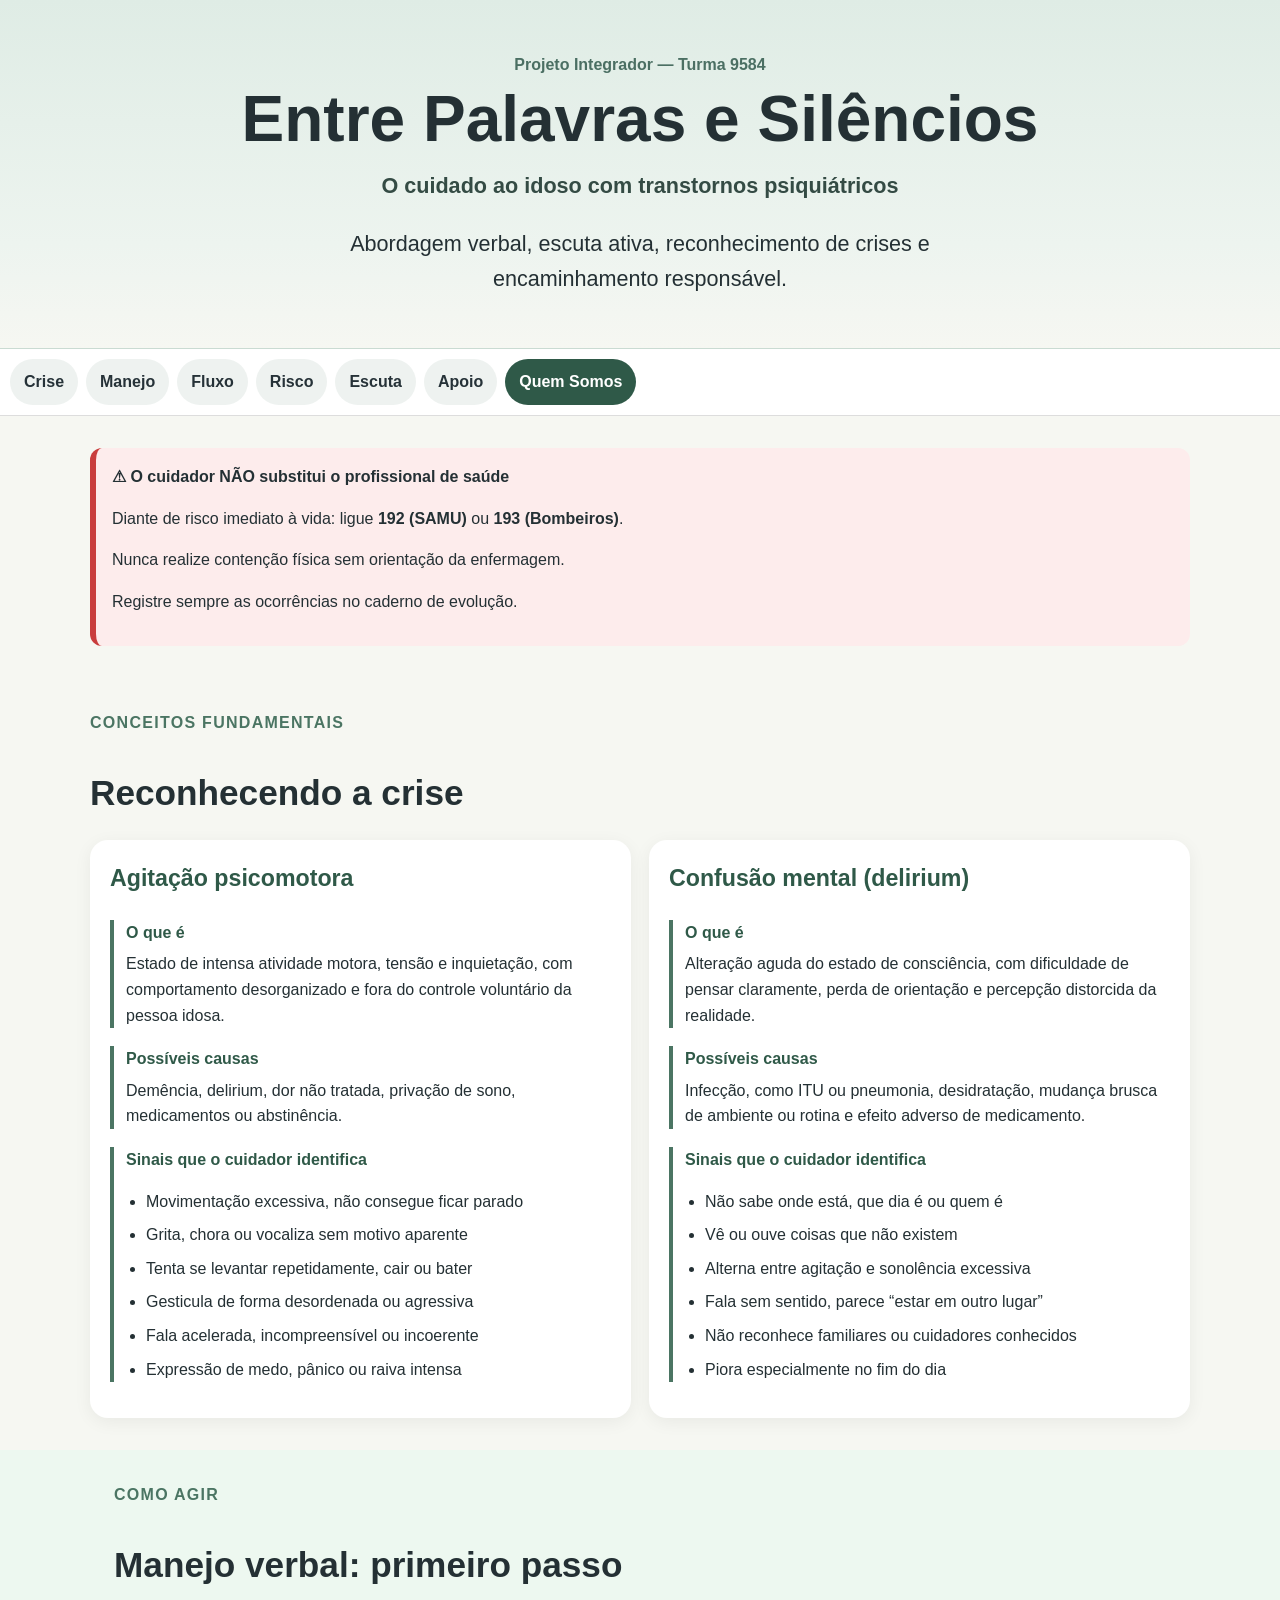
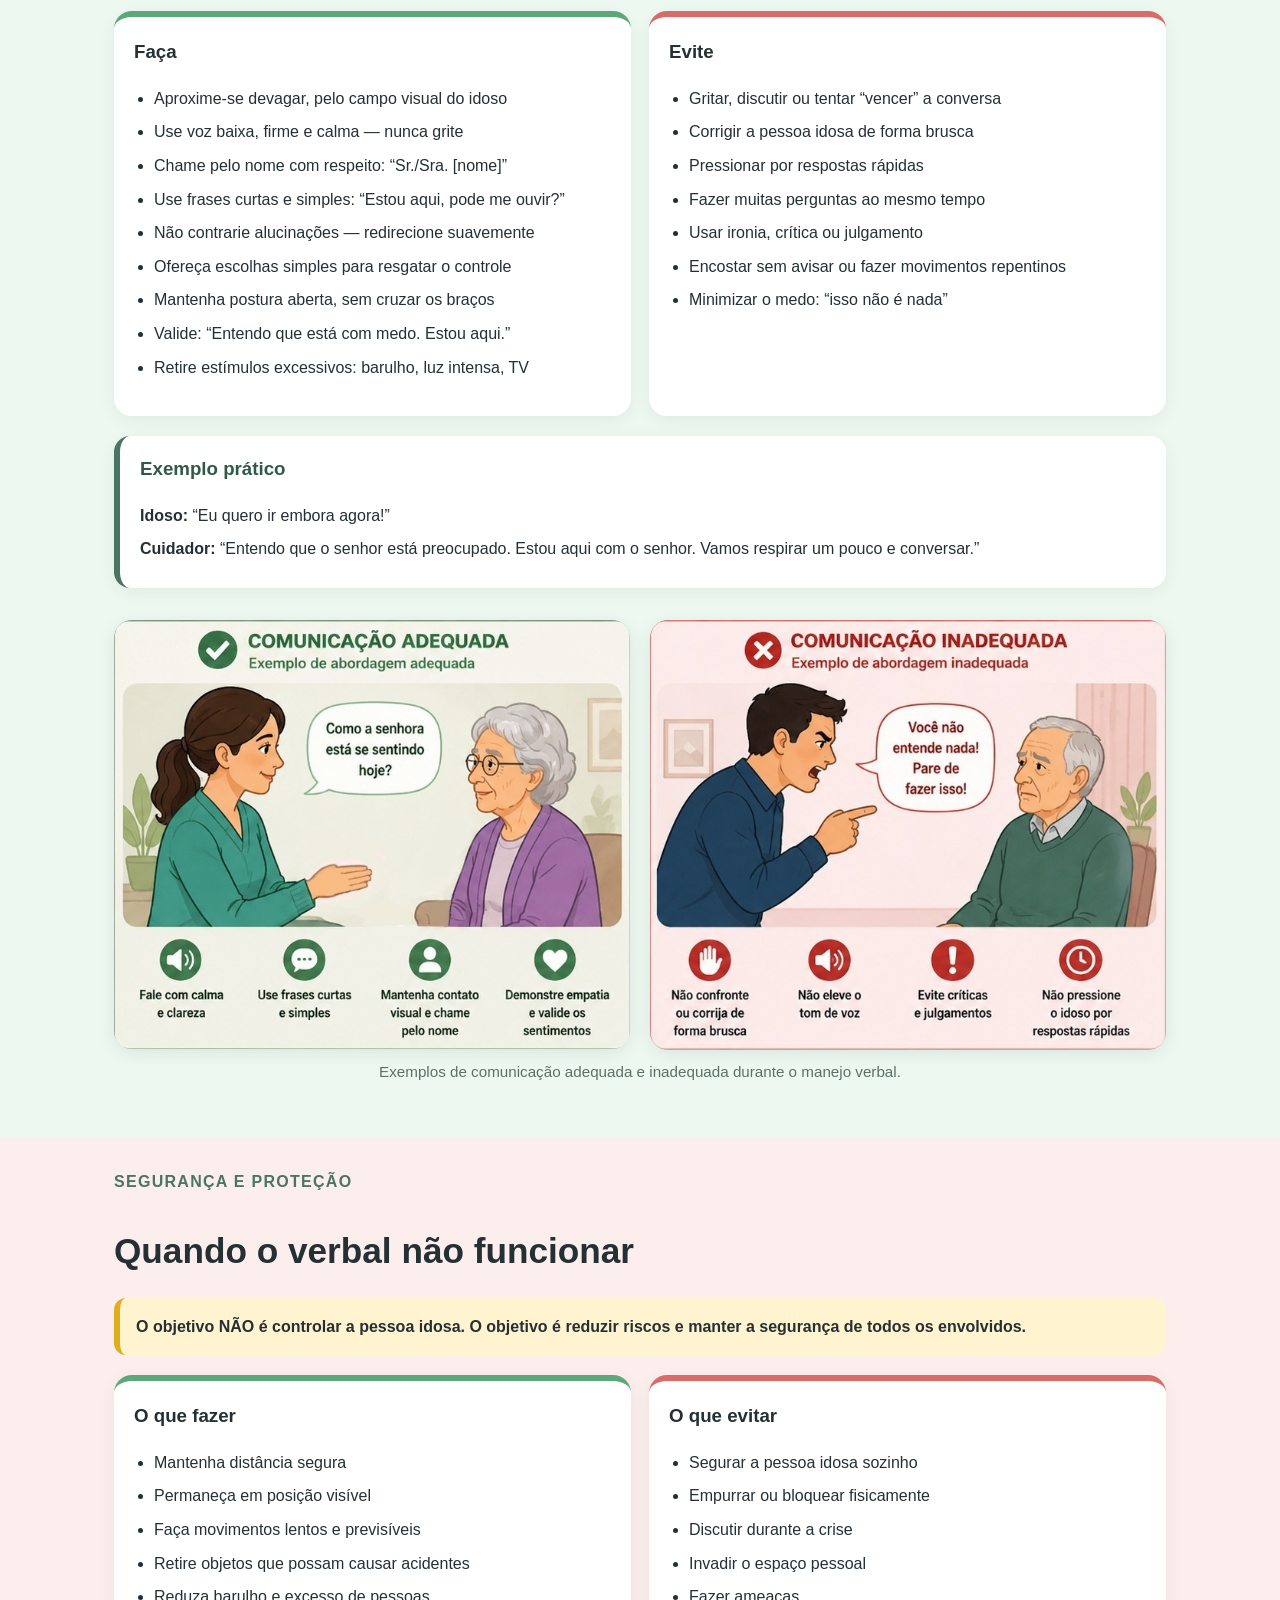
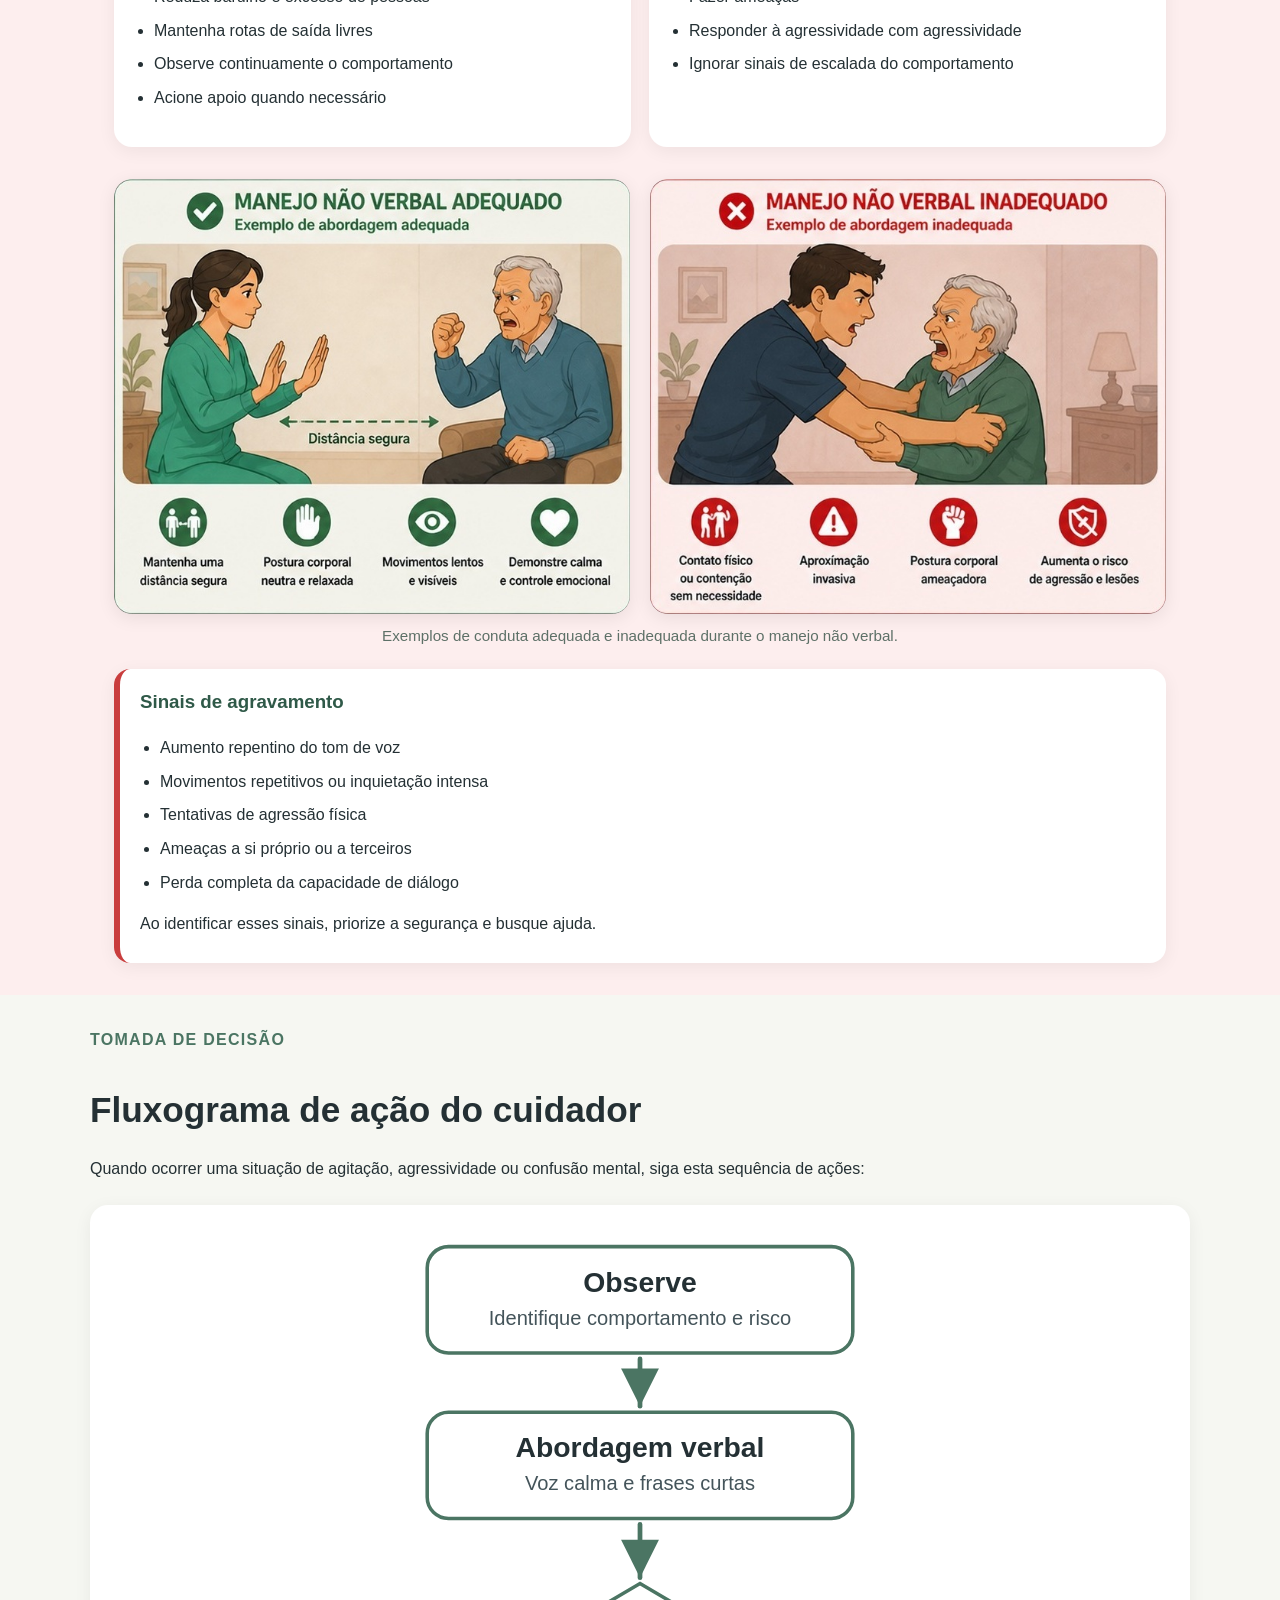
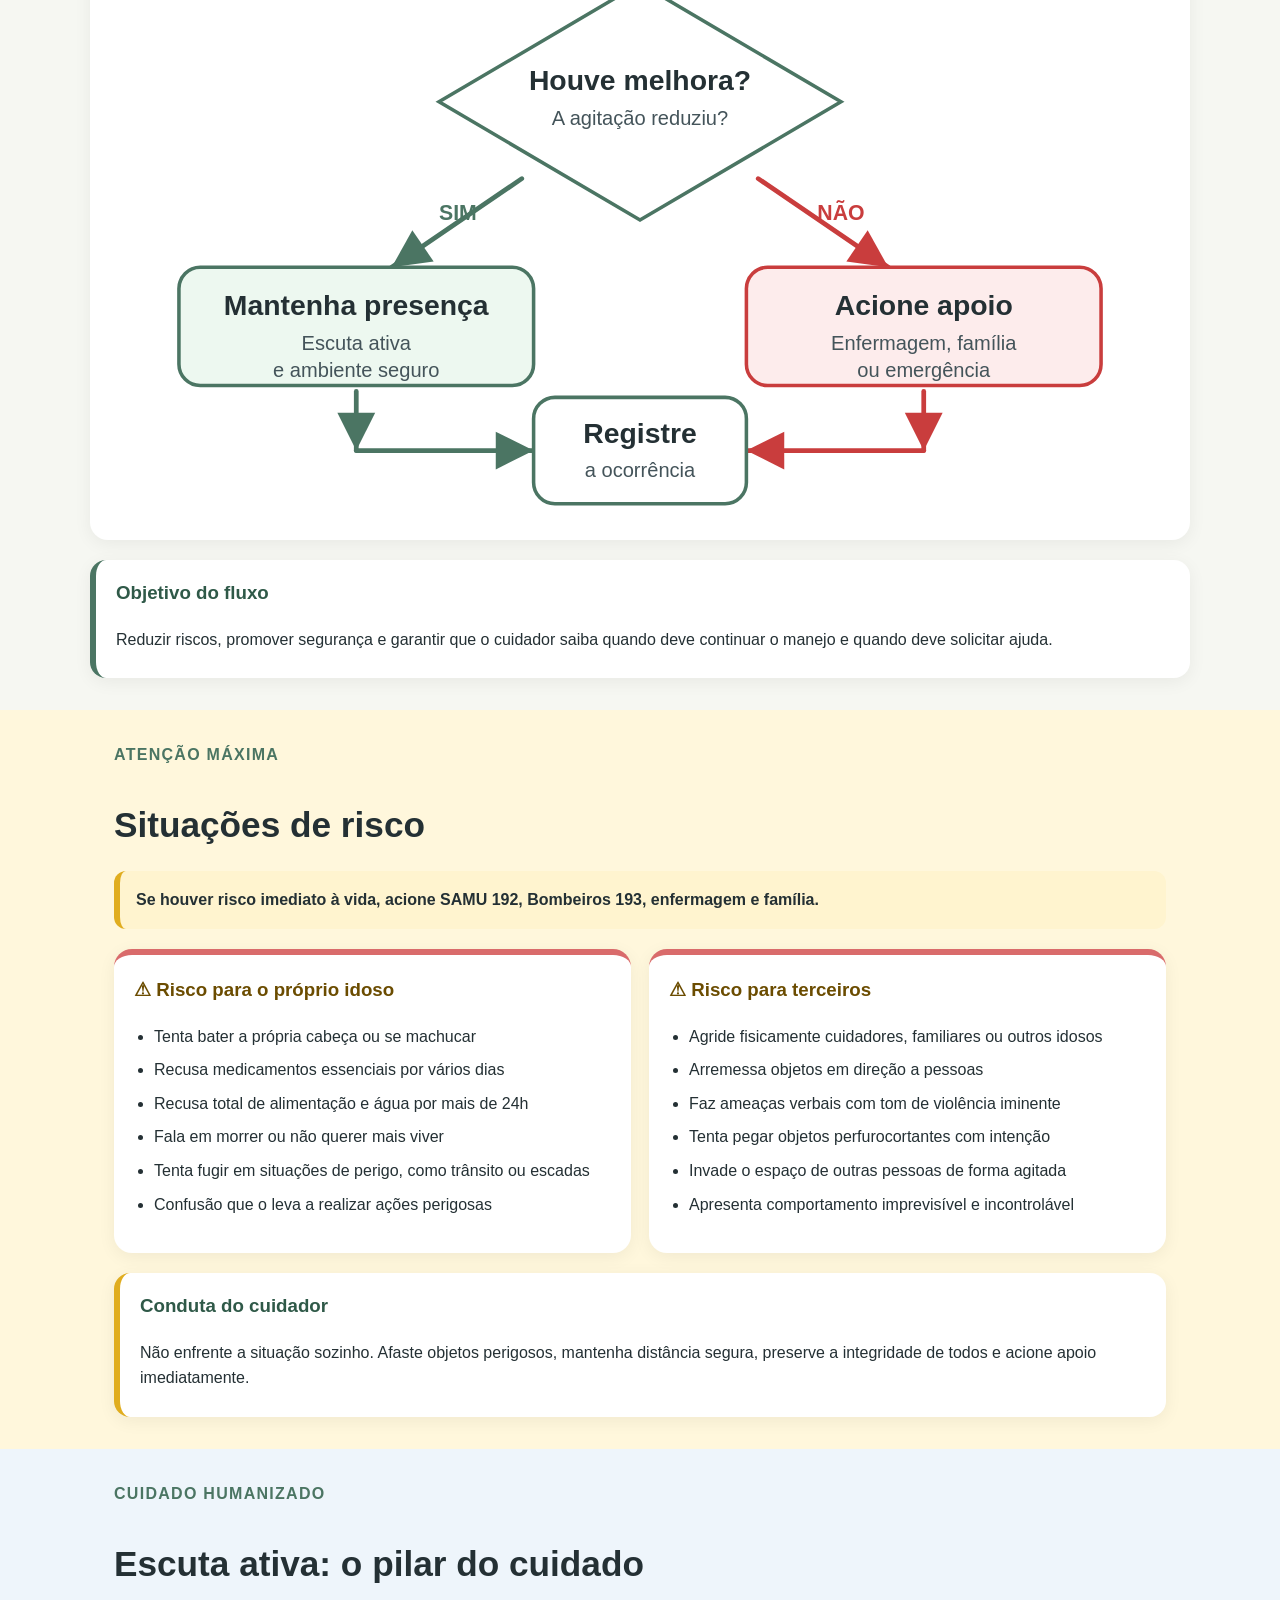
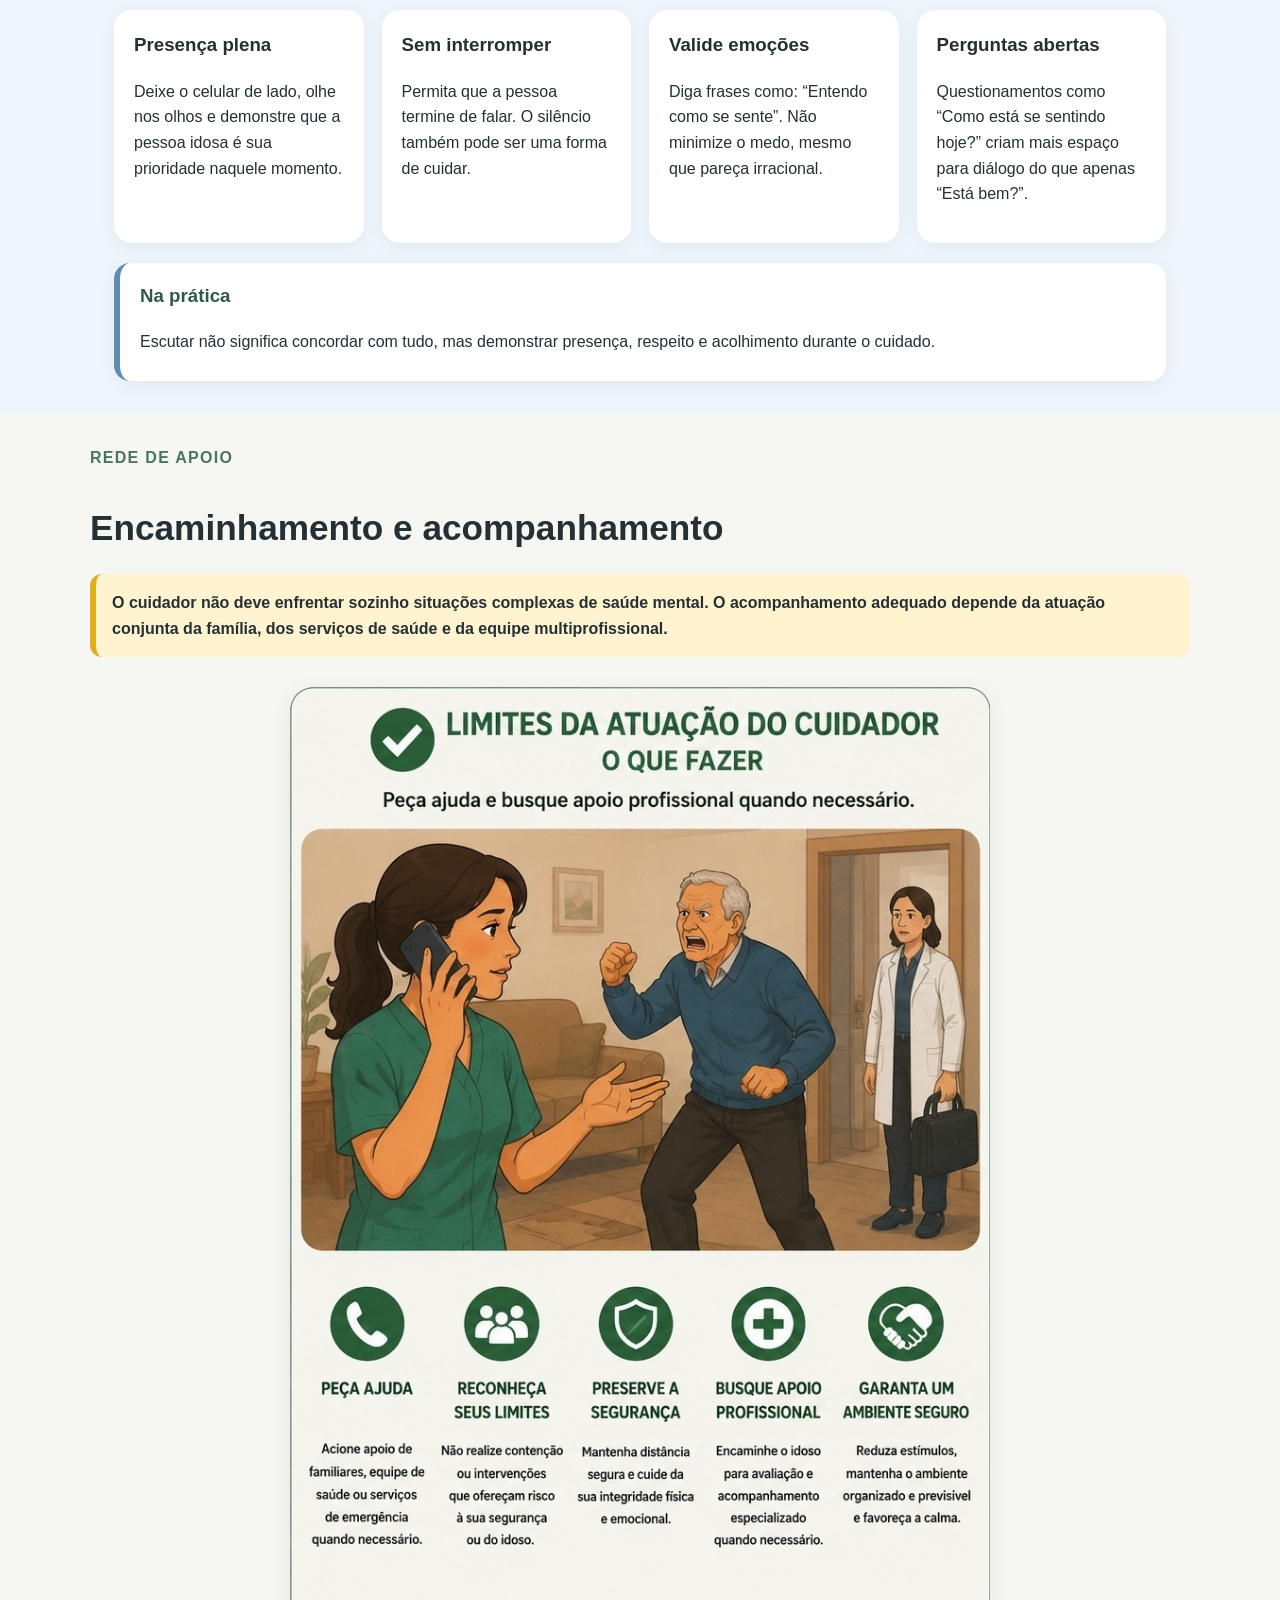
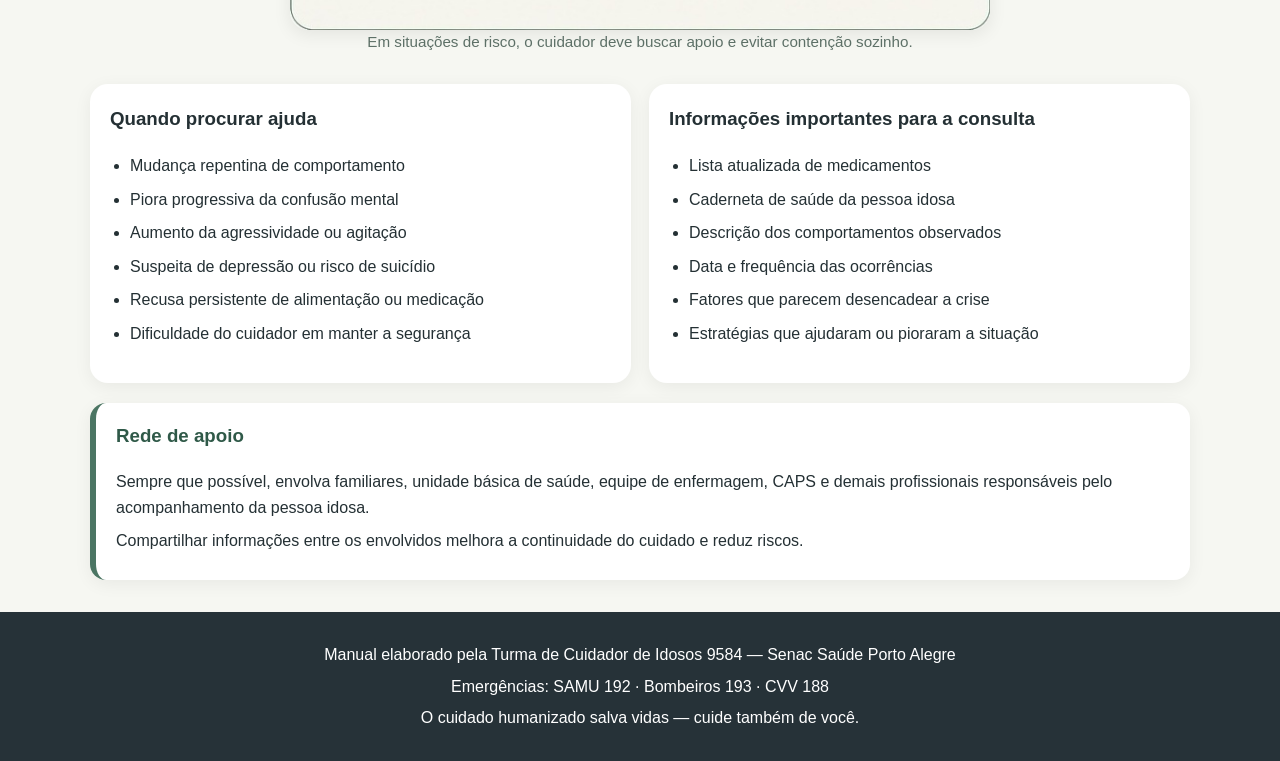
<file: index.html>
<!DOCTYPE html>
<html lang="pt-BR">
<head>
  <meta charset="UTF-8" />
  <meta name="viewport" content="width=device-width, initial-scale=1.0" />
  <title>Entre Palavras e Silêncios</title>
  <link rel="stylesheet" href="styles.css?v=2" />
</head>

<script>
  function goToMobileMenu(select) {
    var value = select.value;

    if (!value) {
      return;
    }

    window.location.href = value;

    setTimeout(function () {
      select.value = "";
    }, 100);
  }

  window.addEventListener("pageshow", function () {
    var select = document.getElementById("mobileMenu");

    if (select) {
      select.value = "";
    }
  });

  function openPhoto(img) {
    var modal = document.getElementById("photoModal");
    var modalImage = document.getElementById("modalImage");

    modalImage.src = img.src;
    modal.className = "photo-modal is-open";
  }

  function closePhoto() {
    var modal = document.getElementById("photoModal");
    modal.className = "photo-modal";
  }

  document.addEventListener("keydown", function(e) {
    if (e.key === "Escape") {
      closePhoto();
    }
  });
</script>

<body>

<header class="hero" id="inicio">
  <div class="container">
    <p class="tag">Projeto Integrador — Turma 9584</p>

    <h1>Entre Palavras e Silêncios</h1>

    <p class="subtitle strong-subtitle">
      O cuidado ao idoso com transtornos psiquiátricos
    </p>

    <p class="subtitle">
      Abordagem verbal, escuta ativa, reconhecimento de crises e encaminhamento responsável.
    </p>
  </div>
</header>

<nav class="nav">
  <a href="#crise">Crise</a>
  <a href="#manejo">Manejo</a>
  <a href="#fluxo">Fluxo</a>
  <a href="#risco">Risco</a>
  <a href="#escuta">Escuta</a>
  <a href="#apoio">Apoio</a>

  <a href="sobre.html" class="nav-about">
    Quem Somos
  </a>
</nav>

<div class="mobile-nav">
  <label for="mobileMenu">Ir para:</label>

  <select id="mobileMenu" onchange="goToMobileMenu(this)">
    <option value="">Selecione uma seção</option>
    <option value="sobre.html">👥 Quem Somos</option>
    <option value="#crise">Crise</option>
    <option value="#manejo">Manejo verbal</option>
    <option value="#nao-verbal">Segurança</option>
    <option value="#fluxo">Fluxo</option>
    <option value="#risco">Risco</option>
    <option value="#escuta">Escuta ativa</option>
    <option value="#apoio">Apoio</option>
  </select>
</div>

<main class="container">

<div class="alert emergency">
  <strong>⚠ O cuidador NÃO substitui o profissional de saúde</strong>
  <p>
    Diante de risco imediato à vida: ligue
    <strong>192 (SAMU)</strong> ou
    <strong>193 (Bombeiros)</strong>.
  </p>
  <p>
    Nunca realize contenção física sem orientação da enfermagem.
  </p>
  <p>
    Registre sempre as ocorrências no caderno de evolução.
  </p>
</div>

<section class="section" id="crise">
  <p class="section-kicker">Conceitos fundamentais</p>
  <h2>Reconhecendo a crise</h2>

  <div class="grid two">
    <article class="card crisis-card">
      <h3>Agitação psicomotora</h3>

      <div class="info-block">
        <h4>O que é</h4>
        <p>
          Estado de intensa atividade motora, tensão e inquietação, com comportamento
          desorganizado e fora do controle voluntário da pessoa idosa.
        </p>
      </div>

      <div class="info-block">
        <h4>Possíveis causas</h4>
        <p>
          Demência, delirium, dor não tratada, privação de sono, medicamentos ou abstinência.
        </p>
      </div>

      <div class="info-block">
        <h4>Sinais que o cuidador identifica</h4>
        <ul>
          <li>Movimentação excessiva, não consegue ficar parado</li>
          <li>Grita, chora ou vocaliza sem motivo aparente</li>
          <li>Tenta se levantar repetidamente, cair ou bater</li>
          <li>Gesticula de forma desordenada ou agressiva</li>
          <li>Fala acelerada, incompreensível ou incoerente</li>
          <li>Expressão de medo, pânico ou raiva intensa</li>
        </ul>
      </div>
    </article>

    <article class="card crisis-card">
      <h3>Confusão mental (delirium)</h3>

      <div class="info-block">
        <h4>O que é</h4>
        <p>
          Alteração aguda do estado de consciência, com dificuldade de pensar claramente,
          perda de orientação e percepção distorcida da realidade.
        </p>
      </div>

      <div class="info-block">
        <h4>Possíveis causas</h4>
        <p>
          Infecção, como ITU ou pneumonia, desidratação, mudança brusca de ambiente
          ou rotina e efeito adverso de medicamento.
        </p>
      </div>

      <div class="info-block">
        <h4>Sinais que o cuidador identifica</h4>
        <ul>
          <li>Não sabe onde está, que dia é ou quem é</li>
          <li>Vê ou ouve coisas que não existem</li>
          <li>Alterna entre agitação e sonolência excessiva</li>
          <li>Fala sem sentido, parece “estar em outro lugar”</li>
          <li>Não reconhece familiares ou cuidadores conhecidos</li>
          <li>Piora especialmente no fim do dia</li>
        </ul>
      </div>
    </article>
  </div>
</section>

<section class="section green" id="manejo">
  <p class="section-kicker">Como agir</p>
  <h2>Manejo verbal: primeiro passo</h2>

  <div class="do-dont">
    <article class="card good">
      <h3>Faça</h3>
      <ul>
        <li>Aproxime-se devagar, pelo campo visual do idoso</li>
        <li>Use voz baixa, firme e calma — nunca grite</li>
        <li>Chame pelo nome com respeito: “Sr./Sra. [nome]”</li>
        <li>Use frases curtas e simples: “Estou aqui, pode me ouvir?”</li>
        <li>Não contrarie alucinações — redirecione suavemente</li>
        <li>Ofereça escolhas simples para resgatar o controle</li>
        <li>Mantenha postura aberta, sem cruzar os braços</li>
        <li>Valide: “Entendo que está com medo. Estou aqui.”</li>
        <li>Retire estímulos excessivos: barulho, luz intensa, TV</li>
      </ul>
    </article>

    <article class="card bad">
      <h3>Evite</h3>
      <ul>
        <li>Gritar, discutir ou tentar “vencer” a conversa</li>
        <li>Corrigir a pessoa idosa de forma brusca</li>
        <li>Pressionar por respostas rápidas</li>
        <li>Fazer muitas perguntas ao mesmo tempo</li>
        <li>Usar ironia, crítica ou julgamento</li>
        <li>Encostar sem avisar ou fazer movimentos repentinos</li>
        <li>Minimizar o medo: “isso não é nada”</li>
      </ul>
    </article>
  </div>

  <div class="example-box">
    <h3>Exemplo prático</h3>
    <p><strong>Idoso:</strong> “Eu quero ir embora agora!”</p>
    <p><strong>Cuidador:</strong> “Entendo que o senhor está preocupado. Estou aqui com o senhor. Vamos respirar um pouco e conversar.”</p>
  </div>

  <div class="image-pair">

    <img
      src="images/manejo-verbal-1.jpg"
      alt="Exemplo de manejo verbal adequado"
      class="guide-image"
      onclick="openPhoto(this)"
    >

    <img
      src="images/manejo-verbal-2.jpg"
      alt="Exemplo de manejo verbal inadequado"
      class="guide-image"
      onclick="openPhoto(this)"
    >

  </div>

  <p class="image-caption">
    Exemplos de comunicação adequada e inadequada durante o manejo verbal.
  </p>

</section>

<section class="section red" id="nao-verbal">
  <p class="section-kicker">Segurança e proteção</p>
  <h2>Quando o verbal não funcionar</h2>

  <div class="warning-banner">
    O objetivo NÃO é controlar a pessoa idosa.
    O objetivo é reduzir riscos e manter a segurança de todos os envolvidos.
  </div>

  <div class="grid two">
    <article class="card good">
      <h3>O que fazer</h3>

      <ul>
        <li>Mantenha distância segura</li>
        <li>Permaneça em posição visível</li>
        <li>Faça movimentos lentos e previsíveis</li>
        <li>Retire objetos que possam causar acidentes</li>
        <li>Reduza barulho e excesso de pessoas</li>
        <li>Mantenha rotas de saída livres</li>
        <li>Observe continuamente o comportamento</li>
        <li>Acione apoio quando necessário</li>
      </ul>
    </article>

    <article class="card danger">
      <h3>O que evitar</h3>

      <ul>
        <li>Segurar a pessoa idosa sozinho</li>
        <li>Empurrar ou bloquear fisicamente</li>
        <li>Discutir durante a crise</li>
        <li>Invadir o espaço pessoal</li>
        <li>Fazer ameaças</li>
        <li>Responder à agressividade com agressividade</li>
        <li>Ignorar sinais de escalada do comportamento</li>
      </ul>
    </article>
  </div>

  <div class="image-pair">

    <img
      src="images/manejo-nao-verbal-1.jpg"
      alt="Exemplo de manejo não verbal adequado"
      class="guide-image"
      onclick="openPhoto(this)"
    >

    <img
      src="images/manejo-nao-verbal-2.jpg"
      alt="Exemplo de manejo não verbal inadequado"
      class="guide-image"
      onclick="openPhoto(this)"
    >

  </div>

  <p class="image-caption">
    Exemplos de conduta adequada e inadequada durante o manejo não verbal.
  </p>

  <div class="example-box danger-example">
    <h3>Sinais de agravamento</h3>

    <ul>
      <li>Aumento repentino do tom de voz</li>
      <li>Movimentos repetitivos ou inquietação intensa</li>
      <li>Tentativas de agressão física</li>
      <li>Ameaças a si próprio ou a terceiros</li>
      <li>Perda completa da capacidade de diálogo</li>
    </ul>

    <p>
      Ao identificar esses sinais, priorize a segurança e busque ajuda.
    </p>
  </div>
</section>

<section class="section" id="fluxo">
  <p class="section-kicker">Tomada de decisão</p>
  <h2>Fluxograma de ação do cuidador</h2>

  <p class="flow-intro">
    Quando ocorrer uma situação de agitação, agressividade ou confusão mental,
    siga esta sequência de ações:
  </p>

  <div class="flowchart-wrapper" aria-label="Fluxograma de ação do cuidador">
    <svg class="flowchart" viewBox="0 0 900 760" role="img" aria-labelledby="flowTitle flowDesc">
      <title id="flowTitle">Fluxograma de ação do cuidador</title>
      <desc id="flowDesc">
        Observe o comportamento, faça abordagem verbal, avalie se houve melhora,
        mantenha presença se houver melhora ou acione apoio se não houver melhora.
      </desc>

      <defs>
        <marker id="arrow" markerWidth="12" markerHeight="12" refX="10" refY="6" orient="auto">
          <path d="M2,2 L10,6 L2,10 Z" fill="#4b7563"></path>
        </marker>

        <marker id="arrow-red" markerWidth="12" markerHeight="12" refX="10" refY="6" orient="auto">
          <path d="M2,2 L10,6 L2,10 Z" fill="#c93d3d"></path>
        </marker>
      </defs>

      <!-- Etapa 1 -->
      <rect class="flow-box" x="270" y="20" width="360" height="90" rx="18"></rect>
      <text class="flow-title center" x="450" y="58">Observe</text>
      <text class="flow-text center" x="450" y="86">Identifique comportamento e risco</text>

      <line class="flow-line" x1="450" y1="115" x2="450" y2="155"></line>

      <!-- Etapa 2 -->
      <rect class="flow-box" x="270" y="160" width="360" height="90" rx="18"></rect>
      <text class="flow-title center" x="450" y="198">Abordagem verbal</text>
      <text class="flow-text center" x="450" y="226">Voz calma e frases curtas</text>

      <line class="flow-line" x1="450" y1="255" x2="450" y2="300"></line>

      <!-- Decisão -->
      <polygon class="flow-decision" points="450,305 620,405 450,505 280,405"></polygon>
      <text class="flow-title center" x="450" y="395">Houve melhora?</text>
      <text class="flow-text center" x="450" y="425">A agitação reduziu?</text>

      <!-- Ramificação sim -->
      <line class="flow-line" x1="350" y1="470" x2="240" y2="545"></line>
      <text class="flow-label" x="280" y="505">SIM</text>

      <rect class="flow-box success" x="60" y="545" width="300" height="100" rx="18"></rect>
      <text class="flow-title center" x="210" y="585">Mantenha presença</text>
      <text class="flow-text center" x="210" y="615">Escuta ativa</text>
      <text class="flow-text center" x="210" y="638">e ambiente seguro</text>

      <!-- Ramificação não -->
      <line class="flow-line danger-line" x1="550" y1="470" x2="660" y2="545"></line>
      <text class="flow-label danger-label" x="600" y="505">NÃO</text>

      <rect class="flow-box danger-box" x="540" y="545" width="300" height="100" rx="18"></rect>
      <text class="flow-title center" x="690" y="585">Acione apoio</text>
      <text class="flow-text center" x="690" y="615">Enfermagem, família</text>
      <text class="flow-text center" x="690" y="638">ou emergência</text>

      <!-- Convergência limpa -->
      <line class="flow-line" x1="210" y1="650" x2="210" y2="700"></line>
      <line class="flow-line" x1="210" y1="700" x2="360" y2="700"></line>

      <line class="flow-line danger-line" x1="690" y1="650" x2="690" y2="700"></line>
      <line class="flow-line danger-line" x1="690" y1="700" x2="540" y2="700"></line>

      <!-- Registro -->
      <rect class="flow-box" x="360" y="655" width="180" height="90" rx="18"></rect>
      <text class="flow-title center" x="450" y="694">Registre</text>
      <text class="flow-text center" x="450" y="722">a ocorrência</text>
    </svg>
  </div>

  <div class="example-box">
    <h3>Objetivo do fluxo</h3>
    <p>
      Reduzir riscos, promover segurança e garantir que o cuidador saiba
      quando deve continuar o manejo e quando deve solicitar ajuda.
    </p>
  </div>
</section>

<section class="section yellow" id="risco">
  <p class="section-kicker">Atenção máxima</p>
  <h2>Situações de risco</h2>

  <div class="warning-banner">
    Se houver risco imediato à vida, acione <strong>SAMU 192</strong>,
    <strong>Bombeiros 193</strong>, enfermagem e família.
  </div>

  <div class="grid two risk-grid">
    <article class="card risk-card danger">
      <h3>⚠ Risco para o próprio idoso</h3>
      <ul>
        <li>Tenta bater a própria cabeça ou se machucar</li>
        <li>Recusa medicamentos essenciais por vários dias</li>
        <li>Recusa total de alimentação e água por mais de 24h</li>
        <li>Fala em morrer ou não querer mais viver</li>
        <li>Tenta fugir em situações de perigo, como trânsito ou escadas</li>
        <li>Confusão que o leva a realizar ações perigosas</li>
      </ul>
    </article>

    <article class="card risk-card danger">
      <h3>⚠ Risco para terceiros</h3>
      <ul>
        <li>Agride fisicamente cuidadores, familiares ou outros idosos</li>
        <li>Arremessa objetos em direção a pessoas</li>
        <li>Faz ameaças verbais com tom de violência iminente</li>
        <li>Tenta pegar objetos perfurocortantes com intenção</li>
        <li>Invade o espaço de outras pessoas de forma agitada</li>
        <li>Apresenta comportamento imprevisível e incontrolável</li>
      </ul>
    </article>
  </div>

  <div class="example-box risk-example">
    <h3>Conduta do cuidador</h3>
    <p>
      Não enfrente a situação sozinho. Afaste objetos perigosos, mantenha distância segura,
      preserve a integridade de todos e acione apoio imediatamente.
    </p>
  </div>
</section>

<section class="section blue" id="escuta">
  <p class="section-kicker">Cuidado humanizado</p>
  <h2>Escuta ativa: o pilar do cuidado</h2>

  <div class="grid four">
    <article class="mini-card">
      <h3>Presença plena</h3>
      <p>
        Deixe o celular de lado, olhe nos olhos e demonstre que a pessoa idosa
        é sua prioridade naquele momento.
      </p>
    </article>

    <article class="mini-card">
      <h3>Sem interromper</h3>
      <p>
        Permita que a pessoa termine de falar. O silêncio também pode ser
        uma forma de cuidar.
      </p>
    </article>

    <article class="mini-card">
      <h3>Valide emoções</h3>
      <p>
        Diga frases como: “Entendo como se sente”. Não minimize o medo,
        mesmo que pareça irracional.
      </p>
    </article>

    <article class="mini-card">
      <h3>Perguntas abertas</h3>
      <p>
        Questionamentos como “Como está se sentindo hoje?” criam mais espaço
        para diálogo do que apenas “Está bem?”.
      </p>
    </article>
  </div>

  <div class="example-box listening-example">
    <h3>Na prática</h3>
    <p>
      Escutar não significa concordar com tudo, mas demonstrar presença,
      respeito e acolhimento durante o cuidado.
    </p>
  </div>
</section>

<section class="section" id="apoio">
  <p class="section-kicker">Rede de apoio</p>
  <h2>Encaminhamento e acompanhamento</h2>

  <div class="warning-banner">
      O cuidador não deve enfrentar sozinho situações complexas de saúde mental.
      O acompanhamento adequado depende da atuação conjunta da família,
      dos serviços de saúde e da equipe multiprofissional.
  </div>

  <div class="image-single">
    <img
      src="images/limites-cuidado.jpg"
      alt="Limites da atuação do cuidador em situações de risco"
      class="guide-image"
      onclick="openPhoto(this)"
    >
    <p class="image-caption">
      Em situações de risco, o cuidador deve buscar apoio e evitar contenção sozinho.
    </p>
  </div>

  <div class="grid two">
    <article class="card">
      <h3>Quando procurar ajuda</h3>

      <ul>
        <li>Mudança repentina de comportamento</li>
        <li>Piora progressiva da confusão mental</li>
        <li>Aumento da agressividade ou agitação</li>
        <li>Suspeita de depressão ou risco de suicídio</li>
        <li>Recusa persistente de alimentação ou medicação</li>
        <li>Dificuldade do cuidador em manter a segurança</li>
      </ul>
    </article>

    <article class="card">
      <h3>Informações importantes para a consulta</h3>

      <ul>
        <li>Lista atualizada de medicamentos</li>
        <li>Caderneta de saúde da pessoa idosa</li>
        <li>Descrição dos comportamentos observados</li>
        <li>Data e frequência das ocorrências</li>
        <li>Fatores que parecem desencadear a crise</li>
        <li>Estratégias que ajudaram ou pioraram a situação</li>
      </ul>
    </article>
  </div>

  <div class="example-box">
    <h3>Rede de apoio</h3>

    <p>
      Sempre que possível, envolva familiares, unidade básica de saúde,
      equipe de enfermagem, CAPS e demais profissionais responsáveis
      pelo acompanhamento da pessoa idosa.
    </p>

    <p>
      Compartilhar informações entre os envolvidos melhora a continuidade
      do cuidado e reduz riscos.
    </p>
  </div>
</section>

</main>

<footer>
  <p>
    Manual elaborado pela Turma de Cuidador de Idosos 9584 —
    Senac Saúde Porto Alegre
  </p>
  <p>
    Emergências: SAMU 192 · Bombeiros 193 · CVV 188
  </p>
  <p>
    O cuidado humanizado salva vidas — cuide também de você.
  </p>
</footer>

<div id="photoModal" class="photo-modal" onclick="closePhoto()">
  <img id="modalImage" class="modal-image" alt="Imagem ampliada">
</div>

</body>
</html>
</file>
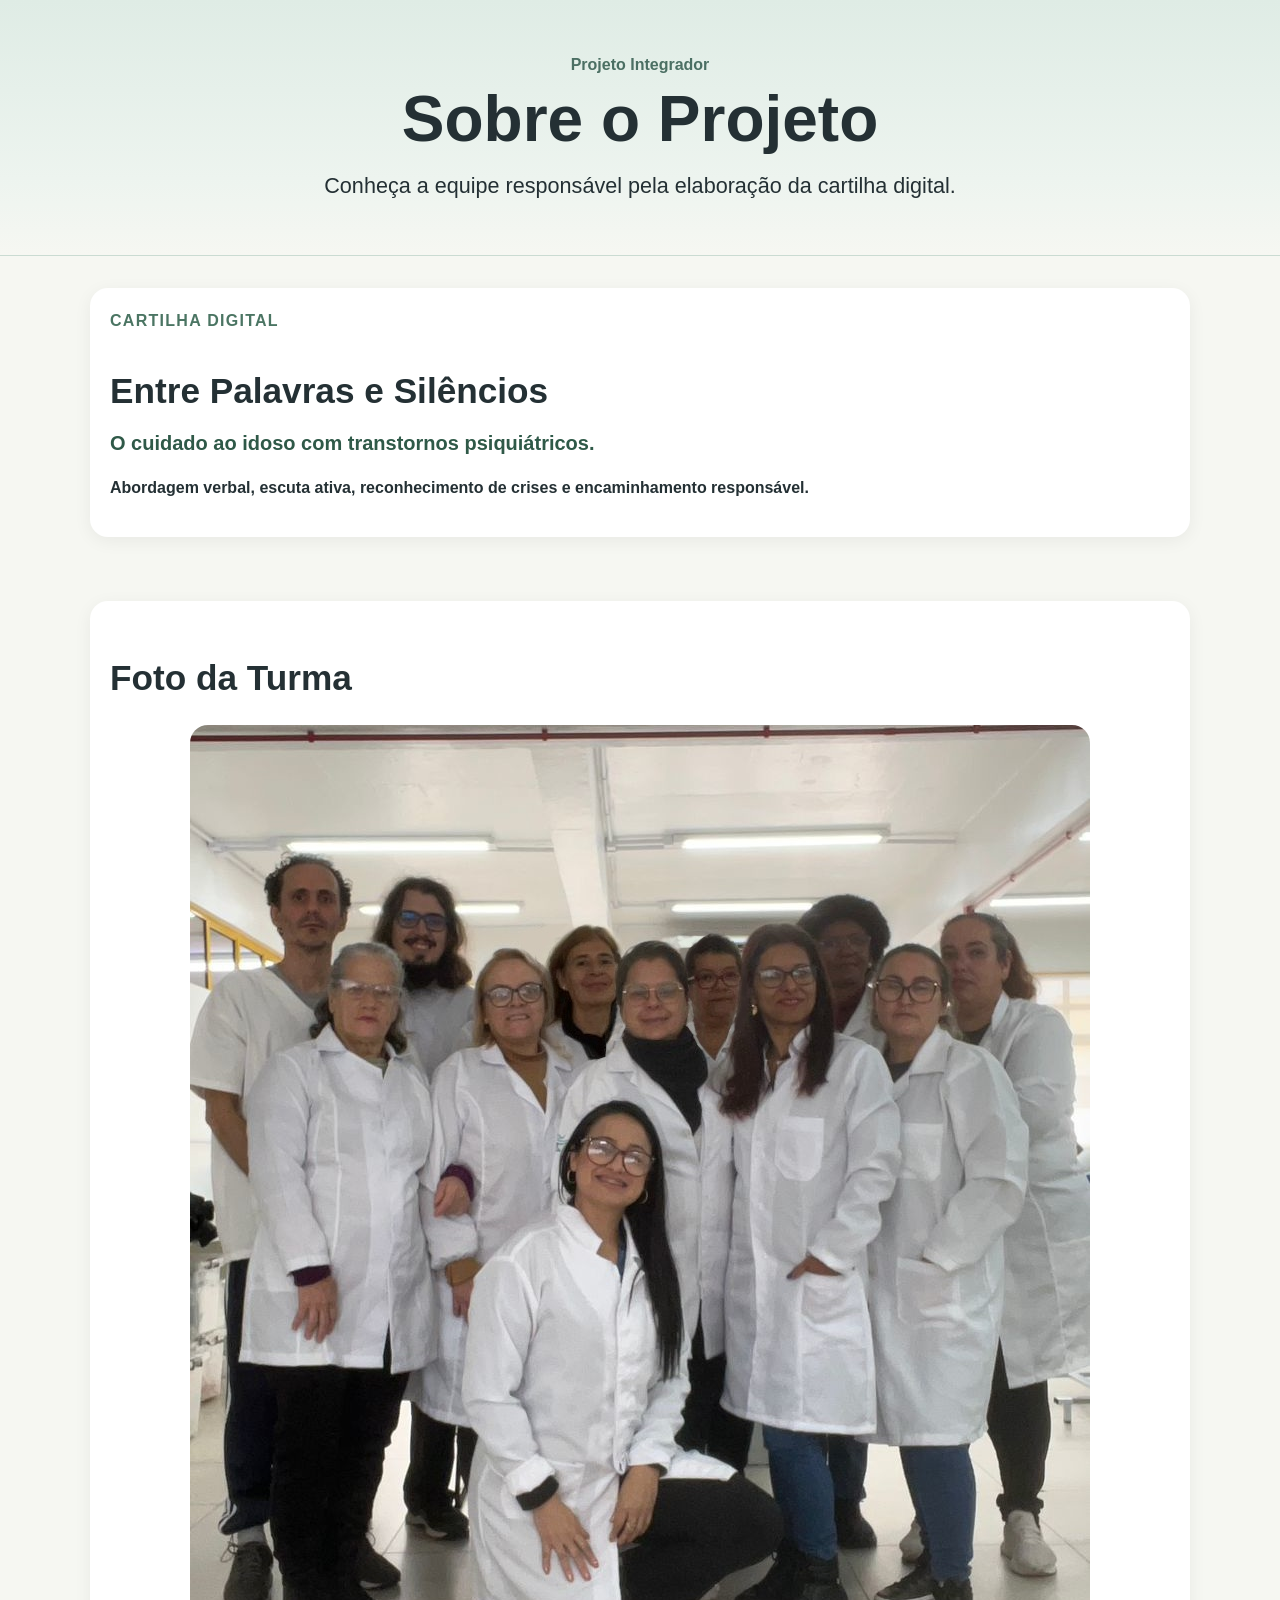
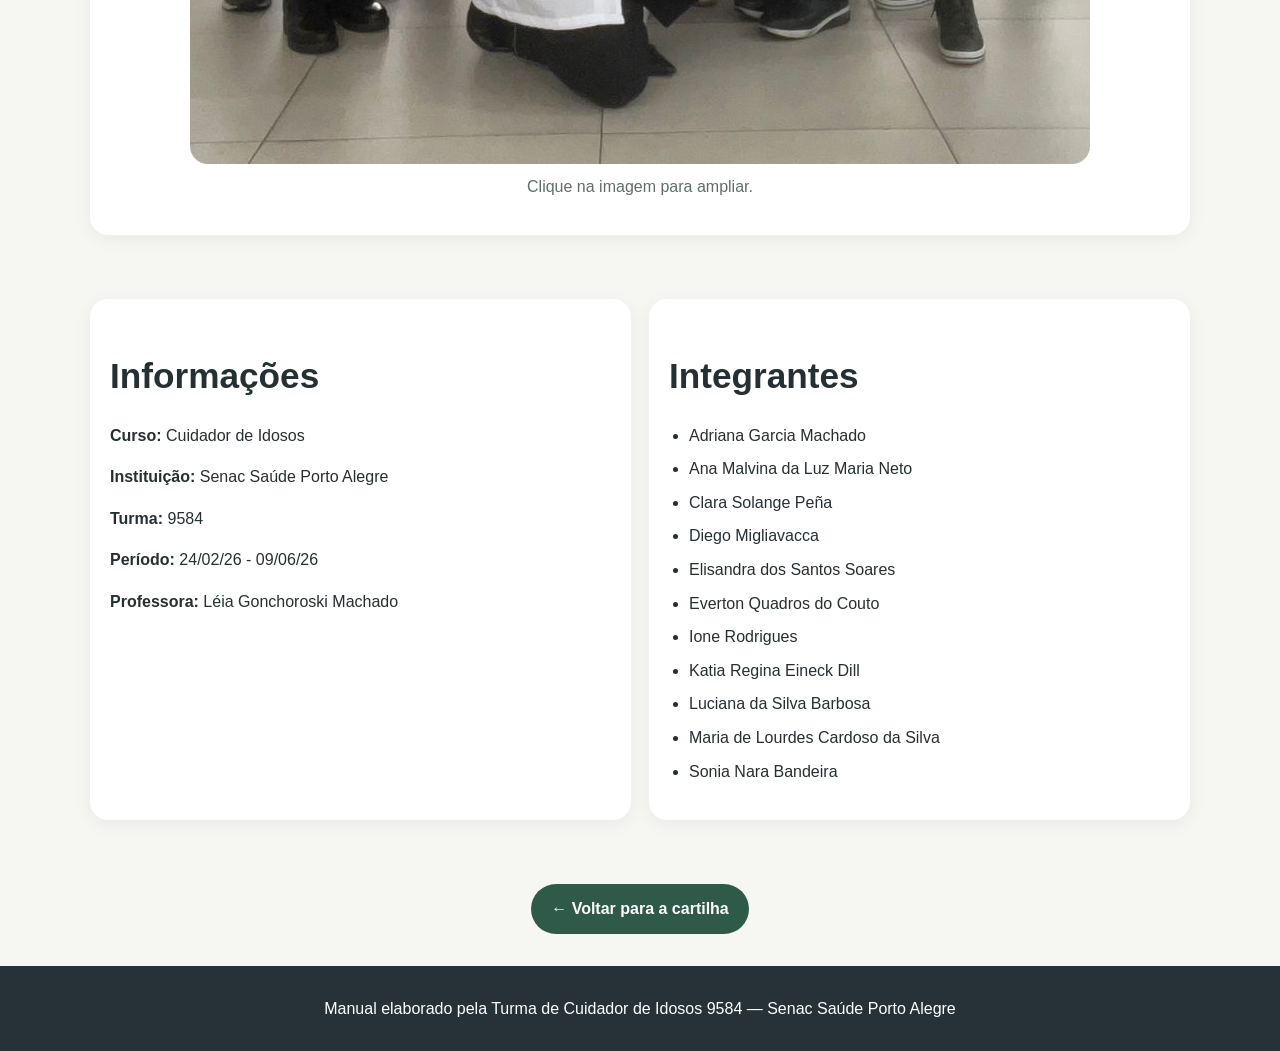
<file: sobre.html>
<!DOCTYPE html>
<html lang="pt-BR">
<head>
  <meta charset="UTF-8">
  <meta name="viewport" content="width=device-width, initial-scale=1.0">
  <title>Sobre o Projeto</title>
  <link rel="stylesheet" href="styles.css?v=2">
</head>

<script>
    function openPhoto(img) {
    var modal = document.getElementById("photoModal");
    var modalImage = document.getElementById("modalImage");

    modalImage.src = img.src;
    modal.className = "photo-modal is-open";
    }

    function closePhoto() {
    var modal = document.getElementById("photoModal");
    modal.className = "photo-modal";
    }

    document.addEventListener("keydown", function(e) {
    if (e.key === "Escape") {
        closePhoto();
    }
    });
</script>

<body>

<header class="hero">
  <div class="container">
    <p class="tag">Projeto Integrador</p>

    <h1>Sobre o Projeto</h1>

    <p class="subtitle">
      Conheça a equipe responsável pela elaboração da cartilha digital.
    </p>
  </div>
</header>

<main class="container">

  <section class="section">

    <div class="card project-card">
    <p class="section-kicker">Cartilha digital</p>

    <h2>Entre Palavras e Silêncios</h2>

    <p class="project-subtitle">
        O cuidado ao idoso com transtornos psiquiátricos.
    </p>

    <p>
        <strong>
        Abordagem verbal, escuta ativa, reconhecimento de crises e encaminhamento responsável.
        </strong>
    </p>
    </div>

  </section>

  <section class="section">

    <div class="card">
        <h2>Foto da Turma</h2>

        <img
            src="images/quem_somos.jpg"
            alt="Turma 9584"
            class="team-photo"
            onclick="openPhoto(this)"
        >

        <p class="photo-caption">
            Clique na imagem para ampliar.
        </p>
    </div>

  </section>

  <section class="section">

    <div class="grid two">

      <div class="card">

        <h2>Informações</h2>

        <p><strong>Curso:</strong> Cuidador de Idosos</p>

        <p><strong>Instituição:</strong> Senac Saúde Porto Alegre</p>

        <p><strong>Turma:</strong> 9584</p>

        <p><strong>Período:</strong> 24/02/26 - 09/06/26</p>

        <p><strong>Professora:</strong> Léia Gonchoroski Machado</p>

      </div>

      <div class="card">

        <h2>Integrantes</h2>

        <ul>
          <li>Adriana Garcia Machado</li>

          <li>Ana Malvina da Luz Maria Neto</li>

          <li>Clara Solange Peña</li>
          
          <li>Diego Migliavacca</li>

          <li>Elisandra dos Santos Soares</li>

          <li>Everton Quadros do Couto</li>

          <li>Ione Rodrigues</li>

          <li>Katia Regina Eineck Dill</li>

          <li>Luciana da Silva Barbosa</li>

          <li>Maria de Lourdes Cardoso da Silva</li>

          <li>Sonia Nara Bandeira</li>
        </ul>

      </div>

    </div>

  </section>

  <section class="section about">
    <a class="back-button" href="index.html">
      ← Voltar para a cartilha
    </a>
  </section>

</main>

<footer>
  <p>
    Manual elaborado pela Turma de Cuidador de Idosos 9584 —
    Senac Saúde Porto Alegre
  </p>
</footer>

<div id="photoModal" class="photo-modal" onclick="closePhoto()">
  <img id="modalImage" class="modal-image" alt="Foto ampliada">
</div>

</body>
</html>
</file>
<file: styles.css>
* {
  box-sizing: border-box;
}

:root {
  --bg: #f6f7f2;
  --text: #243034;

  --green-dark: #2f5948;
  --green: #4b7563;
  --green-light: #e8f1ec;

  --warning-bg: #fff4cf;
  --warning-border: #e0ad1f;

  --danger-bg: #fdecec;
  --danger-border: #c93d3d;

  --card: #ffffff;
}

html {
  scroll-behavior: smooth;
}

body {
  margin: 0;
  font-family: Arial, Helvetica, sans-serif;
  color: var(--text);
  background: var(--bg);
  line-height: 1.6;
}

.container {
  width: min(1100px, 92%);
  margin: 0 auto;
}

.hero {
  background: linear-gradient(
    180deg,
    #dfece5 0%,
    #edf4ef 70%,
    #f6f7f2 100%
  );
  padding: 36px 0 28px;
  text-align: center;
  border-bottom: 1px solid #cadbd2;
}

.tag {
  font-weight: bold;
  color: #4b6f63;
  margin-bottom: 8px;
}

h1 {
  font-size: clamp(2rem, 6vw, 4rem);
  line-height: 1.05;
  margin: 0 0 16px;
}

.subtitle {
  font-size: clamp(1rem, 3vw, 1.35rem);
  max-width: 720px;
  margin: 0 auto 24px;
}

.alert {
  background: #fff8d6;
  border-left: 6px solid #f1c232;
  padding: 16px;
  border-radius: 12px;
  text-align: left;
  max-width: 820px;
  margin: 0 auto;
}

.alert.strong {
  margin-top: 20px;
  font-size: 1.1rem;
}

.nav {
  position: sticky;
  top: 0;
  z-index: 10;
  background: #ffffff;
  border-bottom: 1px solid #ddd;
  display: flex;
  gap: 8px;
  padding: 10px;
  overflow-x: auto;
  justify-content: flex-start;
}

.nav a {
  color: #263238;
  text-decoration: none;
  background: #eef2f0;
  padding: 10px 14px;
  border-radius: 999px;
  white-space: nowrap;
  font-weight: bold;
}

.section {
  padding: 32px 0;
}

.section h2 {
  font-size: clamp(1.5rem, 4vw, 2.2rem);
  margin-bottom: 18px;
}

.green {
  background: #edf8f0;
  margin-left: calc(50% - 50vw);
  margin-right: calc(50% - 50vw);
  padding-left: 4%;
  padding-right: 4%;
}

.red {
  background: #fdeeee;
  margin-left: calc(50% - 50vw);
  margin-right: calc(50% - 50vw);
  padding-left: 4%;
  padding-right: 4%;
}

.yellow {
  background: #fff7dc;
  margin-left: calc(50% - 50vw);
  margin-right: calc(50% - 50vw);
  padding-left: 4%;
  padding-right: 4%;
}

.blue {
  background: #eef5fb;
  margin-left: calc(50% - 50vw);
  margin-right: calc(50% - 50vw);
  padding-left: 4%;
  padding-right: 4%;
}

.grid {
  display: grid;
  gap: 18px;
}

.grid.two {
  grid-template-columns: repeat(2, minmax(0, 1fr));
}

.grid.four {
  grid-template-columns: repeat(4, minmax(0, 1fr));
}

.do-dont {
  display: grid;
  grid-template-columns: repeat(2, minmax(0, 1fr));
  gap: 18px;
}

.card,
.mini-card {
  background: #ffffff;
  border-radius: 18px;
  padding: 20px;
  box-shadow: 0 4px 18px rgba(0, 0, 0, 0.06);
}

.card h3,
.mini-card h3 {
  margin-top: 0;
}

.good {
  border-top: 6px solid #5ca878;
}

.bad,
.danger {
  border-top: 6px solid #d96b6b;
}

ul {
  padding-left: 20px;
}

li {
  margin-bottom: 8px;
}

.steps {
  display: grid;
  gap: 14px;
}

.steps div {
  display: flex;
  align-items: center;
  gap: 14px;
  background: white;
  border-radius: 16px;
  padding: 16px;
  box-shadow: 0 4px 18px rgba(0,0,0,0.05);
}

.steps strong {
  display: grid;
  place-items: center;
  min-width: 42px;
  height: 42px;
  border-radius: 50%;
  background: #4b6f63;
  color: white;
}

.checklist {
  background: white;
  border-radius: 18px;
  padding: 20px 20px 20px 40px;
  box-shadow: 0 4px 18px rgba(0,0,0,0.06);
}

.about {
  text-align: center;
}

footer {
  background: #263238;
  color: white;
  text-align: center;
  padding: 24px 12px;
}

footer p {
  margin: 6px 0;
}

.mobile-nav {
  display: none;
}

@media (max-width: 760px) {
  .grid.two,
  .grid.four,
  .do-dont {
    grid-template-columns: 1fr;
  }

  .hero {
    padding: 36px 0 24px;
  }

  .section {
    padding: 26px 0;
  }

  .card,
  .mini-card {
    padding: 18px;
  }

  .green,
  .red,
  .yellow,
  .blue {
    padding-left: 20px;
    padding-right: 20px;
  }

  .nav {
    display: none;
  }

  .mobile-nav {
    display: block;
    position: sticky;
    top: 0;
    z-index: 10;
    background: #ffffff;
    border-bottom: 1px solid #ddd;
    padding: 12px;
  }

  .mobile-nav label {
    display: block;
    font-weight: bold;
    margin-bottom: 6px;
    color: var(--green-dark);
  }

  .mobile-nav select {
    width: 100%;
    font-size: 1rem;
    padding: 12px;
    border-radius: 12px;
    border: 2px solid #d9e4dd;
    background: #eef2f0;
    color: var(--text);
    font-weight: bold;
  }

  .image-pair {
    grid-template-columns: 1fr;
    gap: 12px;
  }

}

.green,
.red,
.yellow,
.blue {
  margin-left: calc(50% - 50vw);
  margin-right: calc(50% - 50vw);
  padding-left: max(24px, calc((100vw - 1100px) / 2 + 24px));
  padding-right: max(24px, calc((100vw - 1100px) / 2 + 24px));
}

.strong-subtitle {
  font-weight: bold;
  color: #344b44;
}

.emergency {
  max-width: 100%;
  margin: 0 0 40px 0;
  margin-top: 32px;
  margin-bottom: 32px;
  background: #fdecec;
  border-left: 6px solid #c93d3d;
}

.compact-list {
  margin: 10px 0 0;
  padding-left: 20px;
}

.compact-list li {
  margin-bottom: 4px;
}

.section-kicker {
  text-transform: uppercase;
  letter-spacing: 0.08em;
  font-weight: bold;
  color: var(--green);
  margin: 0 0 6px;
}

.crisis-card h3 {
  color: var(--green-dark);
  font-size: 1.45rem;
}

.info-block {
  border-left: 4px solid var(--green);
  padding-left: 12px;
  margin-top: 18px;
}

.info-block h4 {
  margin: 0 0 6px;
  color: var(--green-dark);
}

.info-block p {
  margin: 0;
}

.example-box {
  background: #ffffff;
  border-left: 6px solid var(--green);
  border-radius: 16px;
  padding: 18px 20px;
  margin-top: 20px;
  box-shadow: 0 4px 18px rgba(0,0,0,0.06);
}

.example-box h3 {
  margin-top: 0;
  color: var(--green-dark);
}

.example-box p {
  margin: 8px 0;
}

.warning-banner {
background: #fff4cf;
border-left: 6px solid #e0ad1f;
border-radius: 12px;
padding: 16px;
margin-bottom: 20px;
font-weight: 600;
}

.danger-example {
border-left: 6px solid var(--danger-border);
}

.flow-intro {
max-width: 800px;
margin-bottom: 24px;
}

.steps span {
flex: 1;
}

.risk-grid {
  margin-top: 20px;
}

.risk-card h3 {
  color: #6b4c00;
}

.risk-example {
  border-left: 6px solid var(--warning-border);
}

.listening-example {
  border-left: 6px solid #5d8db3;
}

footer a {
  color: #ffffff;
  font-weight: bold;
  text-decoration: underline;
}

.nav-about {
  background: var(--green-dark) !important;
  color: white !important;
}

.guide-image {
  width: 100%;
  display: block;
  border-radius: 18px;
  box-shadow: 0 4px 18px rgba(0,0,0,0.08);
  cursor: pointer;
  background: #ffffff;
}

.guide-image:hover {
  transform: scale(1.01);
}

.image-caption {
  text-align: center;
  color: #5d7067;
  font-size: 0.95rem;
  margin: 0 0 20px;
}

.image-pair {
  display: grid;
  grid-template-columns: 1fr 1fr;
  gap: 20px;

  margin-top: 32px;
  margin-bottom: 10px;
}

.image-pair .guide-image {
  width: 100%;
  margin: 0;
}

.image-single {
  max-width: 700px;
  margin: 30px auto;
}

/*
==========
FLUXOGRAMA
==========
*/

.flowchart-wrapper {
  width: 100%;
  overflow-x: auto;
  background: #ffffff;
  border-radius: 18px;
  padding: 18px;
  box-shadow: 0 4px 18px rgba(0,0,0,0.06);
}

.flowchart {
  display: block;
  width: 100%;
  min-width: 620px;
  height: auto;
}

.flow-box,
.flow-decision {
  fill: #ffffff;
  stroke: #4b7563;
  stroke-width: 3;
}

.flow-box.success {
  fill: #edf8f0;
}

.flow-box.danger-box {
  fill: #fdecec;
  stroke: #c93d3d;
}

.flow-line {
  stroke: #4b7563;
  stroke-width: 4;
  stroke-linecap: round;
  marker-end: url(#arrow);
}

.danger-line {
  stroke: #c93d3d;
  marker-end: url(#arrow-red);
}

.flow-number {
  font-size: 24px;
  font-weight: bold;
  fill: #ffffff;
}

.flow-title {
  font-size: 24px;
  font-weight: bold;
  fill: #243034;
}

.flow-text {
  font-size: 17px;
  fill: #44545a;
}

.flow-label {
  font-size: 18px;
  font-weight: bold;
  fill: #4b7563;
}

.danger-label {
  fill: #c93d3d;
}

.center {
  text-anchor: middle;
}

@media (max-width: 760px) {
  .flowchart-wrapper {
    padding: 12px;
  }

  .flowchart {
    min-width: 560px;
  }
}

/*
==========
QUEM SOMOS
==========
*/

.project-card h2 {
  margin-bottom: 8px;
}

.project-subtitle {
  font-size: 1.25rem;
  font-weight: bold;
  color: var(--green-dark);
  margin: 0 0 14px;
}

.team-photo {
  width: 100%;
  max-width: 900px;

  display: block;
  margin: 0 auto;

  border-radius: 18px;

  cursor: pointer;

  transition: transform 0.2s ease;
}

.team-photo:hover {
  transform: scale(1.01);
}

.photo-caption {
  text-align: center;
  color: #5d7067;
  margin-top: 10px;
}

.photo-modal {
  display: none;
  position: fixed;
  top: 0;
  left: 0;

  width: 100vw;
  height: 100vh;

  background: rgba(0, 0, 0, 0.88);
  z-index: 99999;

  align-items: center;
  justify-content: center;

  padding: 24px;
}

.photo-modal.is-open {
  display: flex;
}

.modal-image {
  display: block;

  max-width: 96vw;
  max-height: 92vh;

  width: auto;
  height: auto;

  object-fit: contain;
  border-radius: 14px;
}

.back-button {
  display: inline-block;

  background: var(--green-dark);
  color: white;

  text-decoration: none;

  padding: 12px 20px;
  border-radius: 999px;

  font-weight: bold;

  transition: opacity 0.2s ease;
}

.back-button:hover {
  opacity: 0.9;
}
</file>
